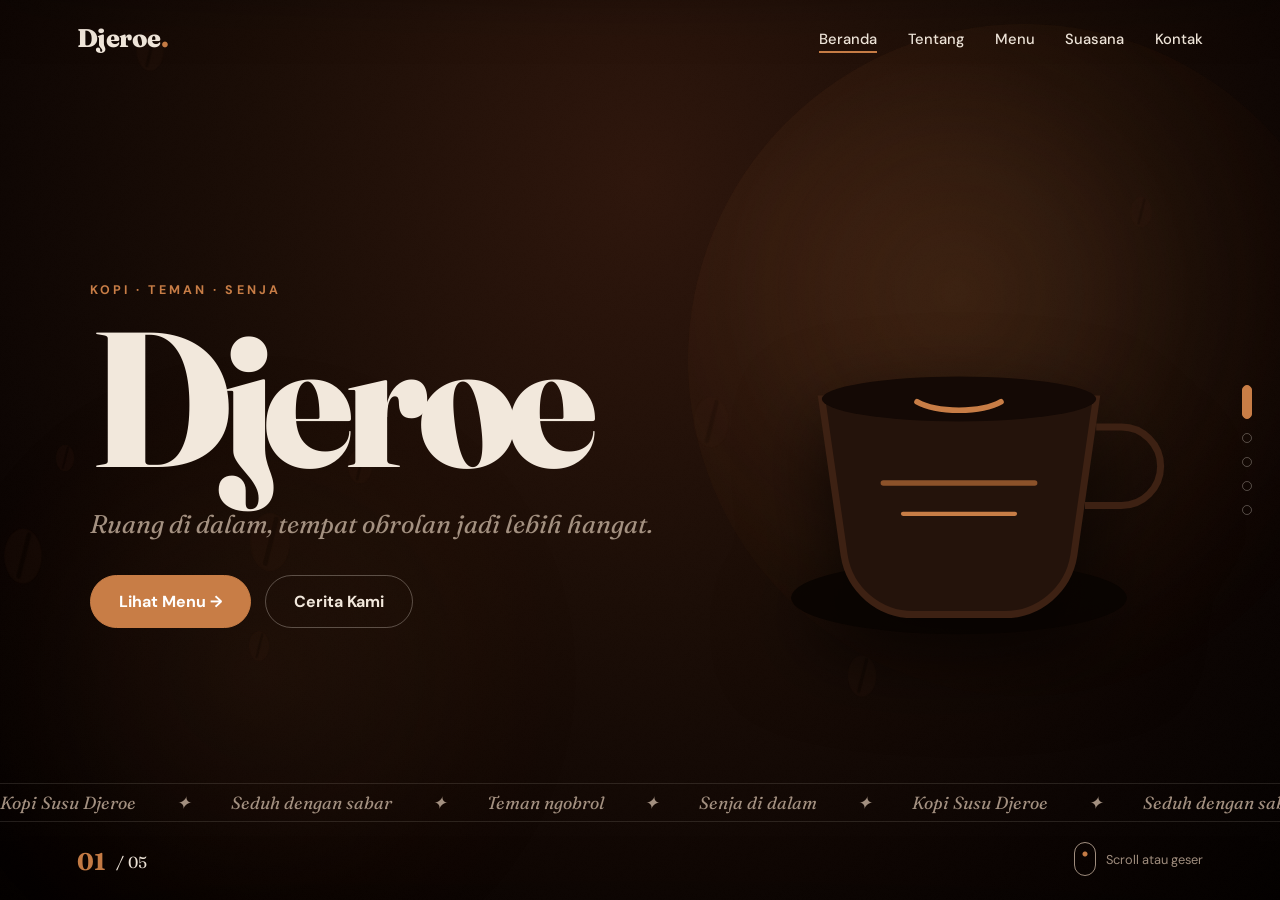
<file: index.html>
<!DOCTYPE html>
<html lang="id">
<head>
  <meta charset="utf-8">
  <meta name="viewport" content="width=device-width, initial-scale=1, viewport-fit=cover">
  <title>Djeroe — Kopi, Teman &amp; Senja</title>
  
  <!-- Resource Pre-connections for Performance -->
  <link rel="preconnect" href="https://fonts.googleapis.com">
  <link rel="preconnect" href="https://fonts.gstatic.com" crossorigin>
  
  <!-- Typography -->
  <link href="https://fonts.googleapis.com/css2?family=Fraunces:ital,opsz,wght@0,9..144,500;0,9..144,800;1,9..144,500&family=DM+Sans:wght@400;500;700&display=swap" rel="stylesheet">

  <!-- Modular Stylesheets (Optimized Architecture) -->
  <link rel="stylesheet" href="assets/css/variables.css">
  <link rel="stylesheet" href="assets/css/base.css">
  <link rel="stylesheet" href="assets/css/components.css">
  <link rel="stylesheet" href="assets/css/animations.css">
</head>
<body data-s="0">

  <!-- Background Ambience Stage -->
  <div class="stage" aria-hidden="true">
    <div class="orb" id="orb"></div>
    <div class="orb b" id="orb2"></div>
  </div>
  <div class="grain" aria-hidden="true"></div>

  <!-- Page Transition Wipe Curtain -->
  <div class="wipe" id="wipe" aria-hidden="true">
    <div class="wipe-logo">Djeroe<i>.</i></div>
  </div>

  <!-- Initial Preloader Splash -->
  <div class="preloader" id="preloader" aria-label="Memuat website Djeroe">
    <div class="preloader-content">
      <div class="wipe-logo">Djeroe<i>.</i></div>
      <div class="preloader-meta">
        <div class="preloader-track"><div class="preloader-bar" id="preloaderBar"></div></div>
        <div class="preloader-pct" id="preloaderPct">0%</div>
      </div>
    </div>
  </div>

  <!-- Interactive Custom Cursor -->
  <div class="cur" id="cur" aria-hidden="true"></div>
  <div class="ring" id="ring" aria-hidden="true"></div>

  <!-- Global Header -->
  <header>
    <a class="logo" href="#beranda" data-go="0">Djeroe<i>.</i></a>
    <nav id="nav" aria-label="Navigasi Utama"></nav>
  </header>

  <!-- Side Pagination & Floating Indicators -->
  <div class="side" id="side" aria-label="Indikator Halaman"></div>
  <div class="count" aria-live="polite"><b id="cn">01</b> / 05</div>
  <div class="hint" aria-hidden="true">Scroll atau geser</div>
  <div class="marq" aria-hidden="true"><div id="mq"></div></div>

  <!-- Main Scenes Content -->
  <main>
    <!-- Scene 01: Beranda (Hero) -->
    <section class="scene" id="beranda">
      <div class="wrap hero">
        <div>
          <div class="kick" data-a>Kopi · Teman · Senja</div>
          <h1 class="title" id="title" data-a aria-label="Djeroe"></h1>
          <p class="sub" data-a>Ruang di dalam, tempat obrolan jadi lebih hangat.</p>
          <div class="btns" data-a>
            <button class="btn fill mag" data-go="2">Lihat Menu →</button>
            <button class="btn mag" data-go="1">Cerita Kami</button>
          </div>
        </div>
        <svg class="cup" data-a viewBox="0 0 300 300" aria-hidden="true">
          <g class="steam">
            <path d="M110 90c-14-18 14-30 0-50"/>
            <path d="M150 90c-14-18 14-30 0-50"/>
            <path d="M190 90c-14-18 14-30 0-50"/>
          </g>
          <ellipse cx="150" cy="252" rx="120" ry="26" fill="#090402" opacity=".85"/>
          <path d="M52 110h196l-16 112a50 50 0 0 1-50 42h-64a50 50 0 0 1-50-42z" fill="#24130b" stroke="#3d2113" stroke-width="5"/>
          <path d="M248 130h18a28 28 0 0 1 0 56h-26" fill="none" stroke="#3d2113" stroke-width="5"/>
          <ellipse cx="150" cy="110" rx="98" ry="16" fill="#140905"/>
          <path d="M120 112c14 8 46 8 60 0" stroke="#c87d46" stroke-width="4" fill="none" stroke-linecap="round"/>
          <path d="M96 170h108" stroke="#8c522a" stroke-width="4" stroke-linecap="round"/>
          <path d="M110 192h80" stroke="#c87d46" stroke-width="3" stroke-linecap="round"/>
        </svg>
      </div>
    </section>

    <!-- Scene 02: Tentang (Story & Stats) -->
    <section class="scene" id="tentang">
      <div class="wrap about">
        <div>
          <div class="kick" data-a>Tentang Kami</div>
          <h2 data-a>Djeroe, artinya <em>di dalam.</em></h2>
          <p data-a>Djeroe lahir dari keinginan sederhana: punya tempat di mana kopi diseduh dengan sabar, musik pelan mengalun, dan setiap orang merasa pulang. Kami memilih biji kopi dari petani lokal Nusantara, menyangrainya dengan hati-hati, dan menyajikannya bersama cerita.</p>
          <div class="btns" style="margin-top:26px" data-a>
            <button class="btn mag" data-go="3">Rasakan Suasananya</button>
          </div>
        </div>
        <div class="stats">
          <div class="stat" data-a><b class="num" data-to="12">0</b><span>Menu signature racikan sendiri</span></div>
          <div class="stat" data-a><b class="num" data-to="100">0</b><span>% biji kopi dari petani lokal</span></div>
          <div class="stat" data-a><b class="num" data-to="7">0</b><span>Hari buka, setiap hari untukmu</span></div>
        </div>
      </div>
    </section>

    <!-- Scene 03: Menu (Catalog & Live Search) -->
    <section class="scene" id="menu">
      <div class="wrap">
        <div class="kick" data-a>Menu Pilihan &amp; Lengkap</div>
        <h2 data-a>Seduhan yang <em>bikin betah.</em></h2>
        <div class="menu-toolbar" data-a>
          <div class="tabs" id="tabs" role="tablist"></div>
          <div class="menu-search-wrap">
            <span class="menu-search-icon" aria-hidden="true">🔍</span>
            <input type="text" id="menuSearch" placeholder="Cari menu favorit..." aria-label="Cari menu">
            <button type="button" id="menuSearchClear" class="menu-search-clear" style="display:none" aria-label="Hapus pencarian">✕</button>
          </div>
        </div>
        <div class="menu-meta" data-a>
          <span class="menu-counter" id="menuCounter">Menampilkan 24 menu lengkap</span>
        </div>
        <div class="grid" id="grid" data-a></div>
      </div>
    </section>

    <!-- Scene 04: Suasana (Ambiance Accordion Gallery) -->
    <section class="scene" id="suasana">
      <div class="wrap">
        <div class="kick" data-a>Suasana</div>
        <h2 data-a>Pilih sudut <em>favoritmu.</em></h2>
        <div class="panels" data-a id="panels"></div>
      </div>
    </section>

    <!-- Scene 05: Kontak (Hours & Social Badges) -->
    <section class="scene" id="kontak">
      <div class="wrap contact">
        <div>
          <div class="kick" data-a>Kontak</div>
          <h2 data-a>Mampir, <em>yuk.</em></h2>
          <p data-a>Jl. Contoh Raya No. 12, Jakarta. Ganti dengan alamat Djeroe yang sebenarnya.</p>
          <div class="hours" data-a>
            <div>Sen–Jum 08.00–22.00</div>
            <div>Sab–Min 09.00–23.00</div>
          </div>
        </div>
        <div class="links">
          <a href="https://instagram.com/djeroe.cafe" target="_blank" rel="noopener" data-a>
            <div class="link-item-left">
              <span class="link-icon" aria-hidden="true">
                <svg viewBox="0 0 24 24" fill="none" stroke="currentColor" stroke-width="2" stroke-linecap="round" stroke-linejoin="round">
                  <rect x="2" y="2" width="20" height="20" rx="5" ry="5"></rect>
                  <path d="M16 11.37A4 4 0 1 1 12.63 8 4 4 0 0 1 16 11.37z"></path>
                  <line x1="17.5" y1="6.5" x2="17.51" y2="6.5"></line>
                </svg>
              </span>
              <span class="link-label">@djeroe.cafe</span>
            </div>
            <i>→</i>
          </a>
          <a href="https://wa.me/6281234567890" target="_blank" rel="noopener" data-a>
            <div class="link-item-left">
              <span class="link-icon" aria-hidden="true">
                <svg viewBox="0 0 24 24" fill="currentColor">
                  <path d="M17.47 14.38c-.3-.15-1.78-.88-2.06-.98-.27-.1-.47-.15-.67.15-.2.3-.78.98-.95 1.18-.18.2-.35.23-.65.08s-1.27-.47-2.42-1.5c-.9-.8-1.5-1.79-1.68-2.09-.17-.3-.02-.46.13-.61.14-.14.3-.35.45-.53.15-.17.2-.3.3-.5.1-.2.05-.38-.02-.53-.08-.15-.68-1.63-.93-2.23-.24-.59-.49-.51-.68-.52l-.57-.01c-.2 0-.53.08-.8.38-.28.3-1.05 1.03-1.05 2.51s1.08 2.91 1.23 3.11c.15.2 2.12 3.24 5.13 4.54.72.31 1.28.5 1.71.63.72.23 1.38.2 1.9.12.58-.09 1.78-.73 2.03-1.43.25-.7.25-1.3.17-1.43-.07-.13-.27-.2-.57-.35zM12.02 21.8a9.78 9.78 0 0 1-5.03-1.38l-.36-.21-3.74.98 1-3.65-.24-.37A9.78 9.78 0 0 1 2.15 12c0-5.42 4.41-9.83 9.83-9.83 2.63 0 5.1 1.02 6.95 2.88A9.78 9.78 0 0 1 21.81 12c0 5.42-4.41 9.83-9.83 9.83zm0-18.15c-4.6 0-8.34 3.74-8.34 8.34 0 1.47.39 2.91 1.12 4.17l.17.3-.59 2.16 2.21-.58.3.17a8.3 8.3 0 0 0 4.13 1.1c4.6 0 8.34-3.74 8.34-8.34 0-2.23-.87-4.32-2.44-5.9a8.3 8.3 0 0 0-5.9-2.43z"/>
                </svg>
              </span>
              <span class="link-label">WhatsApp Kami</span>
            </div>
            <i>→</i>
          </a>
          <a href="mailto:halo@djeroe.id" data-a>
            <div class="link-item-left">
              <span class="link-icon" aria-hidden="true">
                <svg viewBox="0 0 24 24" fill="none" stroke="currentColor" stroke-width="2" stroke-linecap="round" stroke-linejoin="round">
                  <rect x="2" y="4" width="20" height="16" rx="3"></rect>
                  <path d="m22 7-8.97 5.7a1.94 1.94 0 0 1-2.06 0L2 7"></path>
                </svg>
              </span>
              <span class="link-label">halo@djeroe.id</span>
            </div>
            <i>→</i>
          </a>
          <a href="https://maps.google.com/?q=Djeroe+Coffee+Shop" target="_blank" rel="noopener" data-a>
            <div class="link-item-left">
              <span class="link-icon" aria-hidden="true">
                <svg viewBox="0 0 24 24" fill="none" stroke="currentColor" stroke-width="2" stroke-linecap="round" stroke-linejoin="round">
                  <path d="M21 10c0 7-9 13-9 13s-9-6-9-13a9 9 0 0 1 18 0z"></path>
                  <circle cx="12" cy="10" r="3"></circle>
                </svg>
              </span>
              <span class="link-label">Lokasi Kami</span>
            </div>
            <i>→</i>
          </a>
        </div>
      </div>
    </section>
  </main>

  <!-- Modular Scripts (Deferred for Performance & Non-blocking Rendering) -->
  <script src="assets/js/data.js" defer></script>
  <script src="assets/js/cursor.js" defer></script>
  <script src="assets/js/menu.js" defer></script>
  <script src="assets/js/navigation.js" defer></script>
  <script src="assets/js/app.js" defer></script>
</body>
</html>
</file>
<file: assets/css/variables.css>
/* ==========================================================================
   Djeroe — Design Tokens & CSS Variables
   ========================================================================== */

:root {
  /* Color Palette */
  --bg: #120804;
  --bg-gradient: radial-gradient(ellipse at 50% 20%, #2f170d 0%, #1c0e07 42%, #0c0503 78%, #050201 100%);
  --fg: #f2e8dc;
  --muted: #a39080;
  
  /* Surface & Card Colors (Rich opaque dark brown, eliminates expensive blur passes) */
  --card: rgba(28, 14, 9, 0.92);
  --card-hover: rgba(42, 22, 14, 0.98);
  
  /* Brand Accents */
  --accent: #c87d46;
  --accent2: #8c522a;
  
  /* Borders & Dividers */
  --line: rgba(242, 232, 220, 0.12);
  --line-strong: rgba(242, 232, 220, 0.22);
  
  /* Animation Easing */
  --e: cubic-bezier(.22, 1, .36, 1);
  
  /* Typography Families */
  --serif: 'Fraunces', Georgia, serif;
  --sans: 'DM Sans', system-ui, -apple-system, sans-serif;
  
  box-sizing: border-box;
  color-scheme: dark;
}
</file>
<file: assets/css/base.css>
/* ==========================================================================
   Djeroe — Global Reset, Typography, Stage & Ambient Effects
   ========================================================================== */

*, *::before, *::after {
  box-sizing: inherit;
  margin: 0;
  padding: 0;
  -webkit-tap-highlight-color: transparent;
}

html, body {
  height: 100%;
  overflow: hidden;
}

body {
  background: var(--bg-gradient) fixed;
  color: var(--fg);
  font-family: var(--sans);
  min-height: 100%;
  -webkit-font-smoothing: antialiased;
  -moz-osx-font-smoothing: grayscale;
}

a, button {
  color: inherit;
  font: inherit;
  background: none;
  border: 0;
  cursor: pointer;
  text-decoration: none;
  outline: none;
  -webkit-tap-highlight-color: transparent;
}

button:focus, a:focus, input:focus {
  outline: none;
}

@media (hover: hover) {
  body, a, button {
    cursor: none;
  }
}

/* ==========================================================================
   Typography & Common Containers
   ========================================================================== */
.wrap {
  width: 100%;
  max-width: 1200px;
  margin: auto;
}

.kick {
  font-size: .78rem;
  letter-spacing: .25em;
  text-transform: uppercase;
  color: var(--accent);
  font-weight: 700;
  margin-bottom: 14px;
}

h2 {
  font-family: var(--serif);
  font-weight: 800;
  font-size: clamp(2.2rem, 5.6vw, 4.8rem);
  line-height: 1;
  letter-spacing: -.03em;
  margin-bottom: 22px;
}

h2 em {
  color: var(--accent);
  font-style: normal;
  font-weight: 500;
}

p {
  color: var(--muted);
  line-height: 1.7;
  max-width: 52ch;
}

/* ==========================================================================
   Ambient Background & Stage Effects (GPU Optimized)
   ========================================================================== */
.stage {
  position: fixed;
  inset: 0;
  overflow: hidden;
  z-index: 0;
  pointer-events: none;
  contain: strict;
}

/* Ambient Orbs: Multi-stop radial gradients natively feathered to transparent,
   eliminating heavy filter: blur(40px) on 75vmax layers and saving GPU VRAM */
.orb {
  position: absolute;
  left: 50%;
  top: 50%;
  width: 75vmax;
  height: 75vmax;
  margin: -37.5vmax 0 0 -37.5vmax;
  border-radius: 50%;
  background: radial-gradient(circle at 40% 40%,
    rgba(200, 125, 70, 0.28) 0%,
    rgba(200, 125, 70, 0.20) 22%,
    rgba(160, 95, 50, 0.12) 42%,
    rgba(140, 82, 42, 0.06) 60%,
    rgba(140, 82, 42, 0.015) 74%,
    transparent 85%
  );
  opacity: .65;
  filter: none;
  transform: translate(var(--ox, 30vw), var(--oy, -10vh)) scale(var(--os, .7));
  transition: transform 1.4s var(--e);
  will-change: transform;
  pointer-events: none;
}

.orb.b {
  position: absolute;
  left: 50%;
  top: 50%;
  width: 50vmax;
  height: 50vmax;
  margin: -25vmax 0 0 -25vmax;
  border-radius: 50%;
  background: radial-gradient(circle at center,
    rgba(140, 82, 42, 0.22) 0%,
    rgba(140, 82, 42, 0.14) 28%,
    rgba(100, 55, 26, 0.07) 50%,
    rgba(60, 30, 14, 0.02) 68%,
    transparent 80%
  );
  opacity: .45;
  filter: none;
  transform: translate(var(--bx, -30vw), var(--by, 25vh)) scale(var(--bs, 1));
  transition: transform 1.4s var(--e);
  will-change: transform;
  pointer-events: none;
}

.bean {
  position: absolute;
  width: 26px;
  height: 38px;
  border-radius: 50%;
  background: #381d11;
  opacity: .18;
  animation: fl 9s ease-in-out infinite;
  will-change: transform;
  pointer-events: none;
}

.bean::after {
  content: "";
  position: absolute;
  left: 46%;
  top: 6%;
  width: 3px;
  height: 88%;
  background: #140804;
  border-radius: 3px;
  transform: rotate(14deg);
}

/* Film Grain: Lightweight static texture tiled via GPU texture hardware,
   eliminates continuous SVG feTurbulence rasterization stall */
.grain {
  position: fixed;
  inset: 0;
  z-index: 1;
  pointer-events: none;
  opacity: .04;
  contain: strict;
  background-image: url("../images/grain.webp");
  background-repeat: repeat;
  background-size: 64px 64px;
}
</file>
<file: assets/css/components.css>
/* ==========================================================================
   Djeroe — UI Components & Layouts
   ========================================================================== */

/* ==========================================================================
   1. Global Header & Navigation Controls
   ========================================================================== */
header {
  position: fixed;
  top: 0;
  left: 0;
  right: 0;
  z-index: 20;
  display: flex;
  justify-content: space-between;
  align-items: center;
  padding: calc(22px + env(safe-area-inset-top, 0px)) 6vw 0;
}

.logo {
  font-family: var(--serif);
  font-weight: 800;
  font-size: 1.6rem;
  letter-spacing: -.02em;
}

.logo i {
  color: var(--accent);
  font-style: normal;
}

nav {
  display: flex;
  gap: clamp(12px, 2.4vw, 34px);
}

nav button {
  position: relative;
  font-weight: 500;
  font-size: .92rem;
  padding: 6px 0;
  overflow: hidden;
  height: 30px;
}

nav button span {
  display: block;
  transition: transform .45s var(--e);
}

nav button span + span {
  position: absolute;
  left: 0;
  top: 100%;
  color: var(--accent);
}

nav button:hover span {
  transform: translateY(-100%);
}

nav button.on::after {
  content: "";
  position: absolute;
  left: 0;
  bottom: 0;
  height: 2px;
  width: 100%;
  background: var(--accent);
  animation: ul .6s var(--e);
}

.side {
  position: fixed;
  right: 2.2vw;
  top: 50%;
  transform: translateY(-50%);
  z-index: 20;
  display: flex;
  flex-direction: column;
  gap: 14px;
}

.side button {
  width: 10px;
  height: 10px;
  border-radius: 50%;
  border: 1.5px solid rgba(242, 232, 220, 0.3);
  transition: .4s var(--e);
}

.side button:hover {
  transform: scale(1.6);
  background: var(--accent);
  border-color: var(--accent);
}

.side button.on {
  height: 34px;
  border-radius: 8px;
  background: var(--accent);
  border-color: var(--accent);
}

.count {
  position: fixed;
  left: 6vw;
  bottom: calc(24px + env(safe-area-inset-bottom, 0px));
  z-index: 20;
  font-family: var(--serif);
  font-size: 1rem;
  display: flex;
  gap: 10px;
  align-items: center;
}

.count b {
  font-size: 1.5rem;
  color: var(--accent);
}

.hint {
  position: fixed;
  right: 6vw;
  bottom: calc(24px + env(safe-area-inset-bottom, 0px));
  z-index: 20;
  font-size: .8rem;
  color: var(--muted);
  display: flex;
  gap: 10px;
  align-items: center;
}

.hint::before {
  content: "";
  width: 22px;
  height: 34px;
  border: 1.5px solid var(--muted);
  border-radius: 12px;
  background: radial-gradient(circle, var(--accent) 2px, transparent 3px) 50% 8px / 100% 6px no-repeat;
  animation: sc 1.6s infinite;
}

.marq {
  position: fixed;
  left: 0;
  right: 0;
  bottom: 78px;
  z-index: 11;
  overflow: hidden;
  border-block: 1px solid var(--line);
  padding: 8px 0;
  font-family: var(--serif);
  font-style: italic;
  font-size: 1.1rem;
  color: var(--muted);
  transition: opacity .5s;
  opacity: 0;
  pointer-events: none;
}

body[data-s="0"] .marq {
  opacity: 1;
}

.marq div {
  display: flex;
  width: max-content;
  gap: 2.5rem;
  animation: mq 22s linear infinite;
  will-change: transform;
}

/* ==========================================================================
   2. Page Transition Wipe & Initial Preloader
   ========================================================================== */
.wipe {
  position: fixed;
  inset: 0;
  z-index: 70;
  background: radial-gradient(circle at center, #ffffff 0%, #fbf8f3 85%, #f5eee3 100%);
  transform: translateY(101%);
  pointer-events: none;
  display: flex;
  align-items: center;
  justify-content: center;
  box-shadow: 0 0 60px rgba(0, 0, 0, .35);
  will-change: transform;
}

.wipe.run {
  animation: wipe .8s cubic-bezier(.76, 0, .24, 1);
}

.wipe-logo {
  font-family: var(--serif);
  font-weight: 800;
  font-size: clamp(3.8rem, 12vw, 9rem);
  line-height: .95;
  letter-spacing: -.03em;
  color: #241209;
  display: inline-flex;
  align-items: baseline;
}

.wipe-logo i {
  color: var(--accent);
  font-style: normal;
  margin-left: 3px;
}

.wipe.run .wipe-logo {
  animation: wipeText .8s cubic-bezier(.16, 1, .3, 1);
}

.preloader {
  position: fixed;
  inset: 0;
  z-index: 90;
  background: radial-gradient(circle at center, #ffffff 0%, #fbf8f3 85%, #f5eee3 100%);
  display: flex;
  align-items: center;
  justify-content: center;
  box-shadow: 0 0 60px rgba(0, 0, 0, .35);
  will-change: transform;
  transform: translateY(0);
  transition: transform .85s cubic-bezier(.76, 0, .24, 1);
}

.preloader.done {
  transform: translateY(-101%);
  pointer-events: none;
}

.preloader-content {
  display: flex;
  flex-direction: column;
  align-items: center;
  justify-content: center;
  will-change: transform, opacity;
  transition: transform .85s cubic-bezier(.16, 1, .3, 1), opacity .45s ease;
}

.preloader.done .preloader-content {
  opacity: 0;
  transform: scale(1.04) translateY(-24px);
}

.preloader-meta {
  display: flex;
  align-items: center;
  gap: 16px;
  margin-top: clamp(20px, 4vh, 32px);
}

.preloader-track {
  width: clamp(120px, 28vw, 180px);
  height: 3px;
  background: rgba(36, 18, 9, 0.08);
  border-radius: 99px;
  overflow: hidden;
}

.preloader-bar {
  width: 0%;
  height: 100%;
  background: linear-gradient(90deg, var(--accent2), var(--accent));
  border-radius: 99px;
  transition: width .12s cubic-bezier(.22, 1, .36, 1);
}

.preloader-pct {
  font-family: var(--sans);
  font-size: clamp(.85rem, 2vw, .95rem);
  font-weight: 700;
  letter-spacing: .08em;
  color: #6b4a35;
  min-width: 54px;
  white-space: nowrap;
  text-align: left;
  font-variant-numeric: tabular-nums;
}

/* ==========================================================================
   3. Main Scenes Layout & Staggered Reveal
   ========================================================================== */
main {
  position: fixed;
  inset: 0;
  z-index: 10;
}

.scene {
  position: absolute;
  inset: 0;
  display: flex;
  flex-direction: column;
  padding: 90px 7vw 80px;
  overflow-y: auto;
  pointer-events: none;
  scrollbar-width: thin;
  contain: layout paint;
}

.scene::-webkit-scrollbar {
  width: 6px;
}

.scene::-webkit-scrollbar-thumb {
  background: rgba(242, 232, 220, 0.15);
  border-radius: 99px;
}

.scene::-webkit-scrollbar-thumb:hover {
  background: var(--accent);
}

.scene.active {
  pointer-events: auto;
}

[data-a] {
  transition: opacity .45s, transform .5s var(--e);
  opacity: 0;
  transform: translateY(50px);
}

.scene.before [data-a] {
  transform: translateY(-50px);
}

.scene.active [data-a] {
  opacity: 1;
  transform: none;
  transition: opacity .8s var(--e), transform 1s var(--e);
  transition-delay: calc(var(--i, 0) * 85ms + 380ms);
}

/* ==========================================================================
   4. Hero Section (Scene 01)
   ========================================================================== */
.hero {
  display: grid;
  grid-template-columns: 1.3fr 1fr;
  gap: 3vw;
  align-items: center;
}

.title {
  font-family: var(--serif);
  font-weight: 800;
  font-size: clamp(4.2rem, 15vw, 12.5rem);
  line-height: .9;
  letter-spacing: -.05em;
  display: flex;
  flex-wrap: wrap;
}

.title .letter {
  position: relative;
  display: inline-block;
  cursor: pointer;
  color: inherit;
  will-change: transform, color;
}

/* Buffer hitbox transparan agar kursor tidak lepas saat huruf terangkat */
.title .letter::after {
  content: "";
  position: absolute;
  inset: -22px -8px;
  z-index: 1;
}

.title .char {
  display: inline-block;
  font-style: normal;
  color: inherit;
  transition: transform .4s var(--e), color .3s ease;
  will-change: transform, color;
  position: relative;
  z-index: 2;
  pointer-events: none;
}

/* Animasi gelombang otomatis berulang saat idle */
.scene.active .title .letter {
  animation: titleLetterWave 4.2s var(--e) infinite;
  animation-delay: calc(var(--li, 0) * .09s + .38s);
}

/* Hover: hentikan sementara wave pada huruf & angkat dengan transisi CSS murni */
.title .letter:hover {
  animation-play-state: paused;
}

.title .letter:hover .char {
  transform: translateY(-.15em) rotate(-6deg);
  color: var(--accent);
}

.sub {
  font-family: var(--serif);
  font-style: italic;
  font-size: clamp(1.1rem, 2vw, 1.6rem);
  margin: 18px 0 28px;
  color: var(--muted);
}

.btns {
  display: flex;
  gap: 14px;
  flex-wrap: wrap;
}

.btn {
  position: relative;
  display: inline-flex;
  align-items: center;
  gap: 10px;
  padding: 15px 28px;
  border-radius: 99px;
  font-weight: 700;
  border: 1.5px solid rgba(242, 232, 220, 0.3);
  overflow: hidden;
  isolation: isolate;
  transition: color .4s, transform .3s var(--e), border-color .3s;
}

.btn::before {
  content: "";
  position: absolute;
  inset: 0;
  background: var(--accent);
  transform: translateY(101%);
  transition: transform .5s var(--e);
  z-index: -1;
  border-radius: 50% 50% 0 0 / 40% 40% 0 0;
}

.btn:hover {
  color: #fff;
  border-color: var(--accent);
}

.btn:hover::before {
  transform: none;
  border-radius: 0;
}

.btn.fill {
  background: var(--accent);
  color: #fff;
  border-color: var(--accent);
}

.btn.fill::before {
  background: #261208;
}

.btn.fill:hover {
  color: #f2e8dc;
  border-color: #8c522a;
}

.btn.fill:hover::before {
  transform: none;
  border-radius: 0;
}

.cup {
  width: min(34vw, 420px);
  justify-self: center;
  animation: bob 5s ease-in-out infinite;
  filter: drop-shadow(0 30px 40px rgba(0, 0, 0, .65));
  will-change: transform;
}

.steam path {
  stroke: var(--muted);
  stroke-width: 5;
  fill: none;
  stroke-linecap: round;
  opacity: 0;
  stroke-dasharray: 60;
  animation: st 3.2s infinite;
}

.steam path:nth-child(2) { animation-delay: .8s; }
.steam path:nth-child(3) { animation-delay: 1.6s; }

/* ==========================================================================
   5. About Section (Scene 02)
   ========================================================================== */
.about {
  display: grid;
  grid-template-columns: 1.1fr 1fr;
  gap: 5vw;
  align-items: center;
}

.stats {
  display: grid;
  gap: 14px;
}

/* Stat card: Rich opaque background eliminates expensive backdrop-filter blur */
.stat {
  display: flex;
  align-items: baseline;
  gap: 18px;
  padding: 20px 26px;
  border-radius: 22px;
  background: var(--card);
  border: 1px solid var(--line);
  transition: transform .5s var(--e), border-color .3s, background .3s;
}

.stat:hover {
  transform: translateX(14px) scale(1.02);
  border-color: var(--accent);
  background: var(--card-hover);
}

.stat b {
  font-family: var(--serif);
  font-size: clamp(2.4rem, 5vw, 3.8rem);
  color: var(--accent);
  min-width: 2.3ch;
}

.stat span {
  color: var(--muted);
}

/* ==========================================================================
   6. Menu Catalog Section (Scene 03)
   ========================================================================== */
.menu-toolbar {
  display: flex;
  justify-content: space-between;
  align-items: center;
  gap: 16px;
  margin-bottom: 16px;
  flex-wrap: wrap;
}

.tabs {
  display: flex;
  gap: 8px;
  flex-wrap: wrap;
}

.tab {
  padding: 9px 20px;
  border-radius: 99px;
  border: 1px solid var(--line);
  background: rgba(24, 12, 7, 0.7);
  color: var(--muted);
  font-weight: 500;
  font-size: .92rem;
  transition: .35s var(--e);
  display: inline-flex;
  align-items: center;
  gap: 6px;
}

.tab:hover {
  border-color: var(--accent);
  color: var(--fg);
  transform: translateY(-2px);
}

.tab.on {
  background: var(--fg);
  color: #140804;
  border-color: var(--fg);
  font-weight: 700;
}

.tab.tab-all.on {
  background: var(--accent);
  color: #fff;
  border-color: var(--accent);
  box-shadow: 0 6px 20px -4px rgba(200, 125, 70, 0.45);
}

.menu-search-wrap {
  position: relative;
  flex: 1;
  min-width: 220px;
  max-width: 320px;
}

.menu-search-wrap input {
  width: 100%;
  padding: 9px 36px 9px 36px;
  border-radius: 99px;
  border: 1.5px solid var(--line);
  background: rgba(24, 12, 7, 0.85);
  color: var(--fg);
  font-family: var(--sans);
  font-size: .88rem;
  outline: none;
  transition: border-color .3s, box-shadow .3s;
}

.menu-search-wrap input:focus {
  border-color: var(--accent);
  box-shadow: 0 0 0 3px rgba(200, 125, 70, 0.25);
}

.menu-search-wrap input::placeholder {
  color: var(--muted);
  opacity: .7;
}

.menu-search-icon {
  position: absolute;
  left: 13px;
  top: 50%;
  transform: translateY(-50%);
  opacity: .5;
  pointer-events: none;
  font-size: .85rem;
}

.menu-search-clear {
  position: absolute;
  right: 10px;
  top: 50%;
  transform: translateY(-50%);
  width: 20px;
  height: 20px;
  border-radius: 50%;
  background: rgba(242, 232, 220, 0.15);
  color: var(--muted);
  display: grid;
  place-items: center;
  font-size: .7rem;
  cursor: pointer;
  border: 0;
  transition: .2s;
}

.menu-search-clear:hover {
  background: var(--accent);
  color: #fff;
}

.menu-meta {
  display: flex;
  justify-content: space-between;
  align-items: center;
  gap: 10px;
  margin-bottom: 20px;
  font-size: .85rem;
  color: var(--muted);
  flex-wrap: wrap;
}

.menu-meta b {
  color: var(--accent);
}

.grid {
  display: grid;
  grid-template-columns: repeat(auto-fit, minmax(250px, 1fr));
  gap: 20px;
  perspective: 1000px;
}

/* Card: Containment + content-visibility skips rendering of offscreen cards,
   Opaque rich background completely removes 24x backdrop-filter blur passes */
.card {
  position: relative;
  padding: 14px;
  border-radius: 24px;
  background: var(--card);
  border: 1px solid var(--line);
  transform: rotateX(var(--rx, 0)) rotateY(var(--ry, 0));
  transition: transform .25s, border-color .3s, box-shadow .4s, background .3s;
  animation: pop .6s var(--e) backwards;
  animation-delay: calc(var(--n) * 35ms);
  display: flex;
  flex-direction: column;
  overflow: hidden;
  contain: layout style paint;
  content-visibility: auto;
  contain-intrinsic-size: 260px;
}

.card:hover {
  background: var(--card-hover);
  border-color: var(--accent);
  box-shadow: 0 24px 50px -15px rgba(200, 125, 70, 0.25);
  transform: translateY(-6px);
}

.card-img-wrap {
  position: relative;
  width: 100%;
  height: 165px;
  border-radius: 18px;
  overflow: hidden;
  background: #180b06;
  margin-bottom: 14px;
}

.card-img {
  width: 100%;
  height: 100%;
  object-fit: cover;
  display: block;
  transition: transform .6s var(--e);
}

.card:hover .card-img {
  transform: scale(1.08);
}

.card-img-fallback {
  width: 100%;
  height: 100%;
  display: grid;
  place-items: center;
  font-size: 3rem;
  background: linear-gradient(135deg, rgba(46, 23, 13, 0.9), rgba(20, 10, 5, 0.95));
}

.card-cat-badge {
  position: absolute;
  top: 10px;
  left: 10px;
  z-index: 2;
  font-size: .68rem;
  font-weight: 700;
  letter-spacing: .08em;
  text-transform: uppercase;
  padding: 5px 12px;
  border-radius: 99px;
  background: rgba(14, 7, 4, 0.92);
  color: var(--fg);
  border: 1px solid rgba(242, 232, 220, .18);
}

.card-tag-floating {
  position: absolute;
  top: 10px;
  right: 10px;
  z-index: 2;
  font-size: .68rem;
  font-weight: 700;
  letter-spacing: .06em;
  text-transform: uppercase;
  padding: 5px 10px;
  border-radius: 8px;
}

.card-tag-floating.signature {
  background: rgba(200, 125, 70, 0.95);
  color: #fff;
  box-shadow: 0 4px 12px rgba(200, 125, 70, .35);
}

.card-tag-floating.favorit {
  background: rgba(140, 82, 42, 0.96);
  color: #f2e8dc;
  box-shadow: 0 4px 12px rgba(140, 82, 42, .35);
}

.card-tag-floating.klasik {
  background: rgba(28, 14, 8, 0.94);
  color: #d4c4b4;
  border: 1px solid rgba(242, 232, 220, .18);
}

.card-content {
  display: flex;
  flex-direction: column;
  flex: 1;
  padding: 0 6px 6px;
}

.card h3 {
  font-family: var(--serif);
  font-size: 1.22rem;
  margin-bottom: 6px;
  line-height: 1.25;
}

.card small {
  color: var(--muted);
  line-height: 1.5;
  display: block;
  margin-bottom: 14px;
  flex: 1;
}

.card-foot {
  display: flex;
  justify-content: space-between;
  align-items: center;
  margin-top: auto;
  gap: 10px;
  padding-top: 10px;
  border-top: 1px solid var(--line);
}

.card-price {
  color: var(--accent);
  font-size: 1.18rem;
  font-weight: 700;
}

.card-note-tag {
  font-size: .75rem;
  color: var(--muted);
  background: rgba(242, 232, 220, 0.08);
  padding: 3px 8px;
  border-radius: 6px;
  font-weight: 500;
}

.menu-empty {
  grid-column: 1 / -1;
  text-align: center;
  padding: 48px 24px;
  background: var(--card);
  border-radius: 24px;
  border: 1px dashed var(--line);
}

.menu-empty p {
  margin: 0 auto 16px;
  color: var(--muted);
}

.btn-reset {
  display: inline-flex;
  padding: 9px 20px;
  border-radius: 99px;
  background: var(--accent);
  color: #fff;
  font-weight: 700;
  font-size: .85rem;
}

/* ==========================================================================
   7. Ambiance Section (Scene 04)
   ========================================================================== */
.panels {
  display: flex;
  gap: 14px;
  height: min(52vh, 440px);
}

.panel {
  flex: 1;
  position: relative;
  border-radius: 28px;
  overflow: hidden;
  padding: 26px;
  display: flex;
  flex-direction: column;
  justify-content: flex-end;
  color: #fff;
  background: linear-gradient(160deg, var(--c1, #28140c), var(--c2, #140804));
  border: 1px solid var(--line);
  transition: flex .8s var(--e), border-color .4s;
  text-align: left;
  cursor: pointer;
  isolation: isolate;
  contain: layout style paint;
}

.panel:hover, .panel.open {
  flex: 3.4;
  border-color: var(--accent);
}

.panel-bg {
  position: absolute;
  inset: 0;
  width: 100%;
  height: 100%;
  object-fit: cover;
  z-index: -2;
  transition: transform 1s var(--e), filter .8s var(--e);
  filter: brightness(.62) contrast(1.05) saturate(1.1);
  transform: scale(1.02);
  will-change: transform;
}

.panel:hover .panel-bg, .panel.open .panel-bg {
  transform: scale(1.08);
  filter: brightness(.75) contrast(1.08) saturate(1.15);
}

.panel-overlay {
  position: absolute;
  inset: 0;
  z-index: -1;
  background: linear-gradient(180deg, rgba(14, 6, 3, 0.3) 0%, rgba(14, 6, 3, 0.55) 45%, rgba(10, 4, 2, 0.92) 100%);
  transition: background .6s var(--e);
}

.panel:hover .panel-overlay, .panel.open .panel-overlay {
  background: linear-gradient(180deg, rgba(14, 6, 3, 0.18) 0%, rgba(14, 6, 3, 0.4) 40%, rgba(8, 3, 1, 0.86) 100%);
}

.panel .no {
  position: absolute;
  top: 18px;
  left: 24px;
  font-family: var(--serif);
  font-size: 3.4rem;
  opacity: .65;
  color: rgba(242, 232, 220, 0.85);
  text-shadow: 0 4px 16px rgba(0, 0, 0, 0.7);
  transition: .6s var(--e);
  z-index: 1;
}

.panel:hover .no, .panel.open .no {
  opacity: 1;
  transform: scale(1.15) translateX(8px);
  color: var(--accent);
}

.panel-body {
  position: relative;
  z-index: 1;
}

.panel h3 {
  font-family: var(--serif);
  font-size: 1.5rem;
  white-space: nowrap;
  text-shadow: 0 2px 10px rgba(0, 0, 0, 0.8);
}

.panel p {
  color: rgba(242, 232, 220, .9);
  text-shadow: 0 2px 8px rgba(0, 0, 0, 0.8);
  max-height: 0;
  opacity: 0;
  overflow: hidden;
  transition: .7s var(--e);
}

.panel:hover p, .panel.open p {
  max-height: 130px;
  opacity: 1;
  margin-top: 8px;
}

.panel-close-hint {
  display: none;
}

.panel::after {
  content: "";
  position: absolute;
  width: 220px;
  height: 220px;
  border-radius: 50%;
  right: -60px;
  top: -60px;
  background: radial-gradient(circle, rgba(200, 125, 70, .25), transparent 70%);
  transition: transform .9s var(--e);
  z-index: 0;
  pointer-events: none;
}

.panel:hover::after, .panel.open::after {
  transform: scale(2.4);
}

/* ==========================================================================
   8. Contact Section (Scene 05)
   ========================================================================== */
.contact {
  display: grid;
  grid-template-columns: 1fr 1.1fr;
  gap: 5vw;
  align-items: center;
}

.links a {
  display: flex;
  justify-content: space-between;
  align-items: center;
  padding: 20px 0;
  border-bottom: 1px solid var(--line);
  font-family: var(--serif);
  font-size: clamp(1.2rem, 2.6vw, 1.95rem);
  text-decoration: none;
  position: relative;
  transition: color .3s;
}

.links a::after {
  content: "";
  position: absolute;
  left: 0;
  bottom: -1px;
  width: 0%;
  height: 1.5px;
  background: var(--accent);
  transition: width .45s var(--e);
}

.links a:hover {
  color: var(--accent);
}

.links a:hover::after {
  width: 100%;
}

.link-item-left {
  display: inline-flex;
  align-items: center;
  gap: 16px;
  transition: transform .4s var(--e);
  will-change: transform;
}

.links a:hover .link-item-left {
  transform: translateX(10px);
}

.link-icon {
  display: inline-flex;
  align-items: center;
  justify-content: center;
  width: 44px;
  height: 44px;
  border-radius: 50%;
  background: rgba(200, 125, 70, 0.12);
  border: 1.5px solid rgba(200, 125, 70, 0.3);
  color: var(--accent);
  flex-shrink: 0;
  transition: background .35s var(--e), border-color .35s var(--e), transform .35s var(--e), color .35s;
}

.link-icon svg {
  width: 20px;
  height: 20px;
  display: block;
}

.links a:hover .link-icon {
  background: var(--accent);
  color: #fff;
  border-color: var(--accent);
  transform: scale(1.1) rotate(-6deg);
}

.link-label {
  line-height: 1.2;
}

.links a i {
  font-style: normal;
  font-size: 1.6rem;
  color: var(--accent);
  display: inline-block;
  transition: transform .45s var(--e);
  will-change: transform;
}

.links a:hover i {
  transform: translateX(6px) rotate(-45deg);
}

.hours {
  display: flex;
  gap: 10px;
  flex-wrap: wrap;
  margin-top: 22px;
}

.hours div {
  padding: 8px 16px;
  border-radius: 99px;
  border: 1px solid var(--line);
  background: rgba(24, 12, 7, 0.7);
  font-size: .85rem;
  transition: .3s;
}

.hours div:hover {
  background: var(--accent);
  color: #fff;
  border-color: var(--accent);
  transform: translateY(-3px);
}

/* ==========================================================================
   9. Interactive Custom Cursor
   ========================================================================== */
.cur, .ring {
  position: fixed;
  left: 0;
  top: 0;
  pointer-events: none;
  z-index: 100;
  border-radius: 50%;
  display: none;
  will-change: transform;
}

@media (hover: hover) {
  .cur, .ring {
    display: block;
  }
}

.cur {
  width: 8px;
  height: 8px;
  margin: -4px;
  background: var(--accent);
}

.ring {
  width: 38px;
  height: 38px;
  margin: -19px;
  border: 1.5px solid var(--accent);
  transition: width .35s var(--e), height .35s var(--e), margin .35s var(--e), background .3s;
}

.ring.h {
  width: 72px;
  height: 72px;
  margin: -36px;
  background: rgba(200, 125, 70, 0.18);
}

/* ==========================================================================
   10. Responsive Breakpoints
   ========================================================================== */
@media (max-width: 820px) {
  /* Navbar Mobile */
  header {
    padding: calc(10px + env(safe-area-inset-top, 0px)) 4vw 0;
    gap: 6px;
    align-items: center;
  }
  .logo {
    font-size: 1.15rem;
    flex-shrink: 0;
  }
  nav {
    display: flex;
    gap: 2px;
    align-items: center;
    overflow-x: auto;
    -webkit-overflow-scrolling: touch;
    scrollbar-width: none;
    max-width: calc(100% - 70px);
    flex-wrap: nowrap;
  }
  nav::-webkit-scrollbar {
    display: none;
  }
  nav button {
    font-size: .7rem;
    font-weight: 500;
    padding: 3px 5px;
    height: 24px;
    white-space: nowrap;
    flex-shrink: 0;
    border-radius: 6px;
  }
  nav button span + span {
    display: none !important;
  }
  nav button:hover span {
    transform: none !important;
  }
  nav button.on {
    color: var(--accent);
    font-weight: 700;
  }
  nav button.on::after {
    height: 1.5px;
    bottom: 1px;
  }

  .hero, .about, .contact { grid-template-columns: 1fr; }
  .cup { width: 44vw; order: -1; }
  .side { display: none; }
  .hint { display: none; }
  .count { left: 4vw; bottom: calc(14px + env(safe-area-inset-bottom, 0px)); font-size: .88rem; }
  .count b { font-size: 1.25rem; }
  .panels { flex-direction: column; height: 60vh; }
  .panel { padding: 16px; border-radius: 20px; }
  .panel h3 { font-size: 1.15rem; }
  .panel .no { font-size: 2.4rem; top: 12px; left: 16px; }

  /* Mobile: Sembunyikan teks & nomor saat panel suasana dibuka */
  .panel.open .no,
  .panel.open .panel-body {
    opacity: 0 !important;
    pointer-events: none !important;
    transform: translateY(16px) !important;
  }
  .panel.open .panel-overlay {
    opacity: 0.12 !important;
  }
  .panel-close-hint {
    display: block !important;
    position: absolute;
    bottom: 14px;
    right: 14px;
    font-size: .72rem;
    font-weight: 500;
    letter-spacing: .02em;
    background: rgba(14, 7, 4, 0.92);
    color: var(--fg);
    padding: 5px 12px;
    border-radius: 99px;
    border: 1px solid rgba(242, 232, 220, 0.22);
    opacity: 0;
    pointer-events: none;
    transition: opacity .35s ease;
    z-index: 2;
  }
  .panel.open .panel-close-hint {
    opacity: .95 !important;
  }

  .scene { padding: 68px 4.5vw 85px; }
  .marq { bottom: 50px; font-size: .95rem; }
  .menu-toolbar { flex-direction: column; align-items: stretch; gap: 10px; margin-bottom: 12px; }
  .menu-search-wrap { max-width: 100%; min-width: 0; }
}

/* Mobile Screen <= 640px: Grid Menu 2 Card Per Baris */
@media (max-width: 640px) {
  .grid {
    grid-template-columns: repeat(2, 1fr) !important;
    gap: 10px !important;
    perspective: none !important;
  }
  .card {
    padding: 8px;
    border-radius: 16px;
    contain-intrinsic-size: 180px;
  }
  .card-img-wrap {
    height: 105px;
    border-radius: 12px;
    margin-bottom: 8px;
  }
  .card-cat-badge {
    font-size: .56rem;
    padding: 2px 6px;
    top: 6px;
    left: 6px;
  }
  .card-tag-floating {
    font-size: .54rem;
    padding: 2px 6px;
    top: 6px;
    right: 6px;
  }
  .card-content {
    padding: 0 2px 2px;
  }
  .card h3 {
    font-size: .88rem;
    line-height: 1.25;
    margin-bottom: 3px;
  }
  .card small {
    font-size: .7rem;
    line-height: 1.35;
    margin-bottom: 8px;
    display: -webkit-box;
    -webkit-line-clamp: 2;
    -webkit-box-orient: vertical;
    overflow: hidden;
  }
  .card-foot {
    padding-top: 6px;
    gap: 4px;
  }
  .card-price {
    font-size: .95rem;
  }
  .card-note-tag {
    font-size: .62rem;
    padding: 2px 5px;
  }
  .tabs {
    display: flex;
    gap: 6px;
    overflow-x: auto;
    scrollbar-width: none;
    flex-wrap: nowrap;
    -webkit-overflow-scrolling: touch;
    padding-bottom: 4px;
    width: 100%;
  }
  .tabs::-webkit-scrollbar {
    display: none;
  }
  .tab {
    padding: 6px 12px;
    font-size: .76rem;
    white-space: nowrap;
    flex-shrink: 0;
  }
}
</file>
<file: assets/css/animations.css>
/* ==========================================================================
   Djeroe — Keyframe Animations & Reduced Motion Optimizations
   ========================================================================== */

/* 1. Floating Ambient Coffee Beans */
@keyframes fl {
  50% { transform: translateY(-28px) rotate(40deg); }
}

/* 2. Navigation Underline Reveal */
@keyframes ul {
  from { transform: scaleX(0); transform-origin: left; }
}

/* 3. Scroll Indicator Bob */
@keyframes sc {
  50% { background-position: 50% 18px; }
}

/* 4. Marquee Infinite Horizontal Scroll */
@keyframes mq {
  to { transform: translateX(-50%); }
}

/* 5. Page Wipe Transition Curtain */
@keyframes wipe {
  0% { transform: translateY(101%); }
  40%, 60% { transform: translateY(0); }
  100% { transform: translateY(-101%); }
}

/* 6. Page Wipe Title Logo */
@keyframes wipeText {
  0% { opacity: 0; transform: scale(.92) translateY(24px); }
  40%, 60% { opacity: 1; transform: scale(1) translateY(0); }
  100% { opacity: 0; transform: scale(1.04) translateY(-24px); }
}

/* 7. Interactive Hero Title Letter Wave */
@keyframes titleLetterWave {
  0% { transform: translateY(0) rotate(0deg); color: inherit; }
  8% { transform: translateY(-.14em) rotate(-6deg); color: var(--accent); }
  15% { transform: translateY(.02em) rotate(1.5deg); color: var(--accent); }
  22% { transform: translateY(0) rotate(0deg); color: inherit; }
  100% { transform: translateY(0) rotate(0deg); color: inherit; }
}

/* 8. Coffee Cup Floating Motion */
@keyframes bob {
  50% { transform: translateY(-16px) rotate(2deg); }
}

/* 9. Steam Path Rising Effect */
@keyframes st {
  0% { stroke-dashoffset: 60; opacity: 0; }
  40% { opacity: .5; }
  100% { stroke-dashoffset: -60; opacity: 0; transform: translateY(-20px); }
}

/* 10. Menu Card Entrance Pop */
@keyframes pop {
  from { opacity: 0; transform: translateY(24px) scale(.95); }
}

/* ==========================================================================
   Accessibility & Reduced Motion
   Properly terminates continuous GPU/CPU animation loops, prevents CPU churn,
   and provides instant, accessible layouts for users with motion sensitivity.
   ========================================================================== */
@media (prefers-reduced-motion: reduce) {
  *, *::before, *::after {
    animation-duration: 0.001ms !important;
    animation-iteration-count: 1 !important;
    transition-duration: 0.001ms !important;
    scroll-behavior: auto !important;
  }

  /* Terminate infinite animations completely to avoid 100Hz CPU spin */
  .bean,
  .cup,
  .steam path,
  .hint::before,
  .marq div,
  .scene.active .title .letter,
  .card {
    animation: none !important;
  }

  /* Staggered reveal elements should immediately appear */
  [data-a] {
    opacity: 1 !important;
    transform: none !important;
    transition: none !important;
  }

  /* Remove intrusive transition wipes and splash overlays */
  .wipe {
    display: none !important;
    animation: none !important;
  }

  .preloader {
    display: none !important;
    animation: none !important;
  }

  .orb,
  .orb.b {
    transition: none !important;
  }
}
</file>
